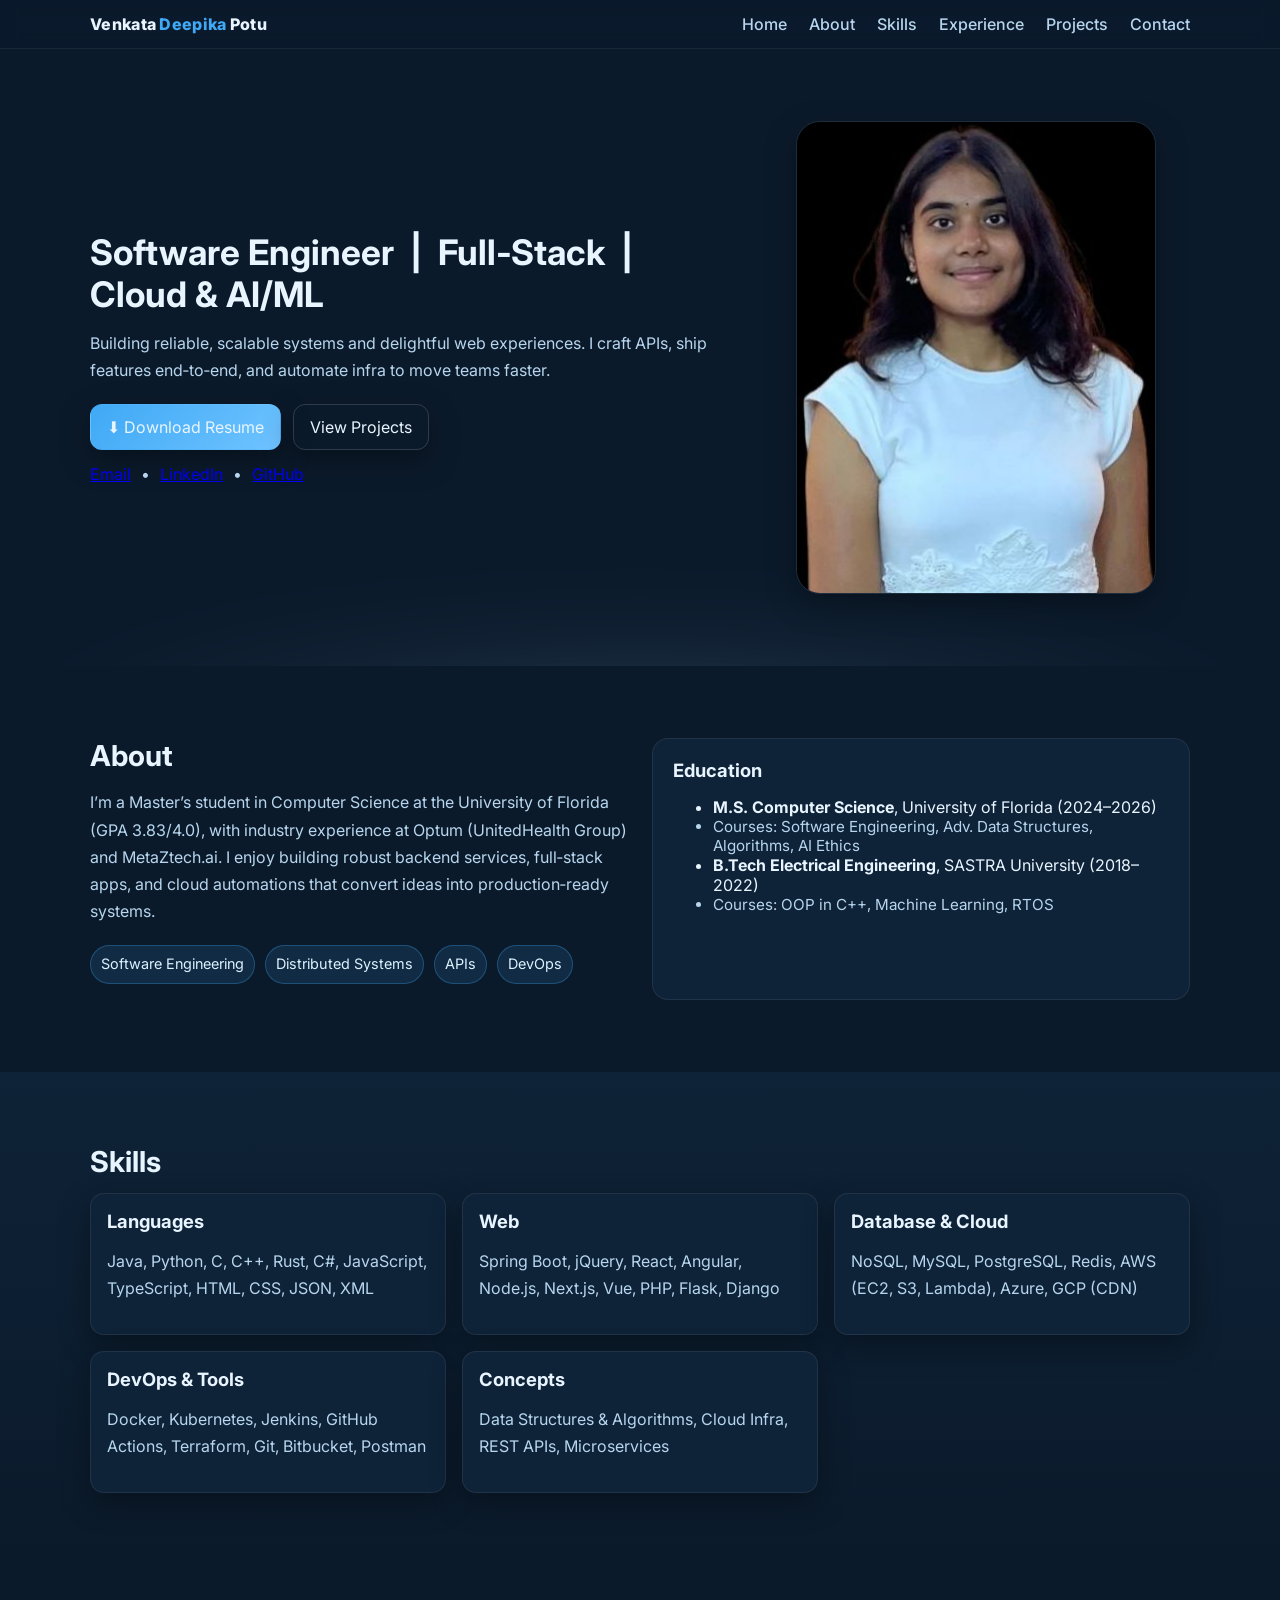
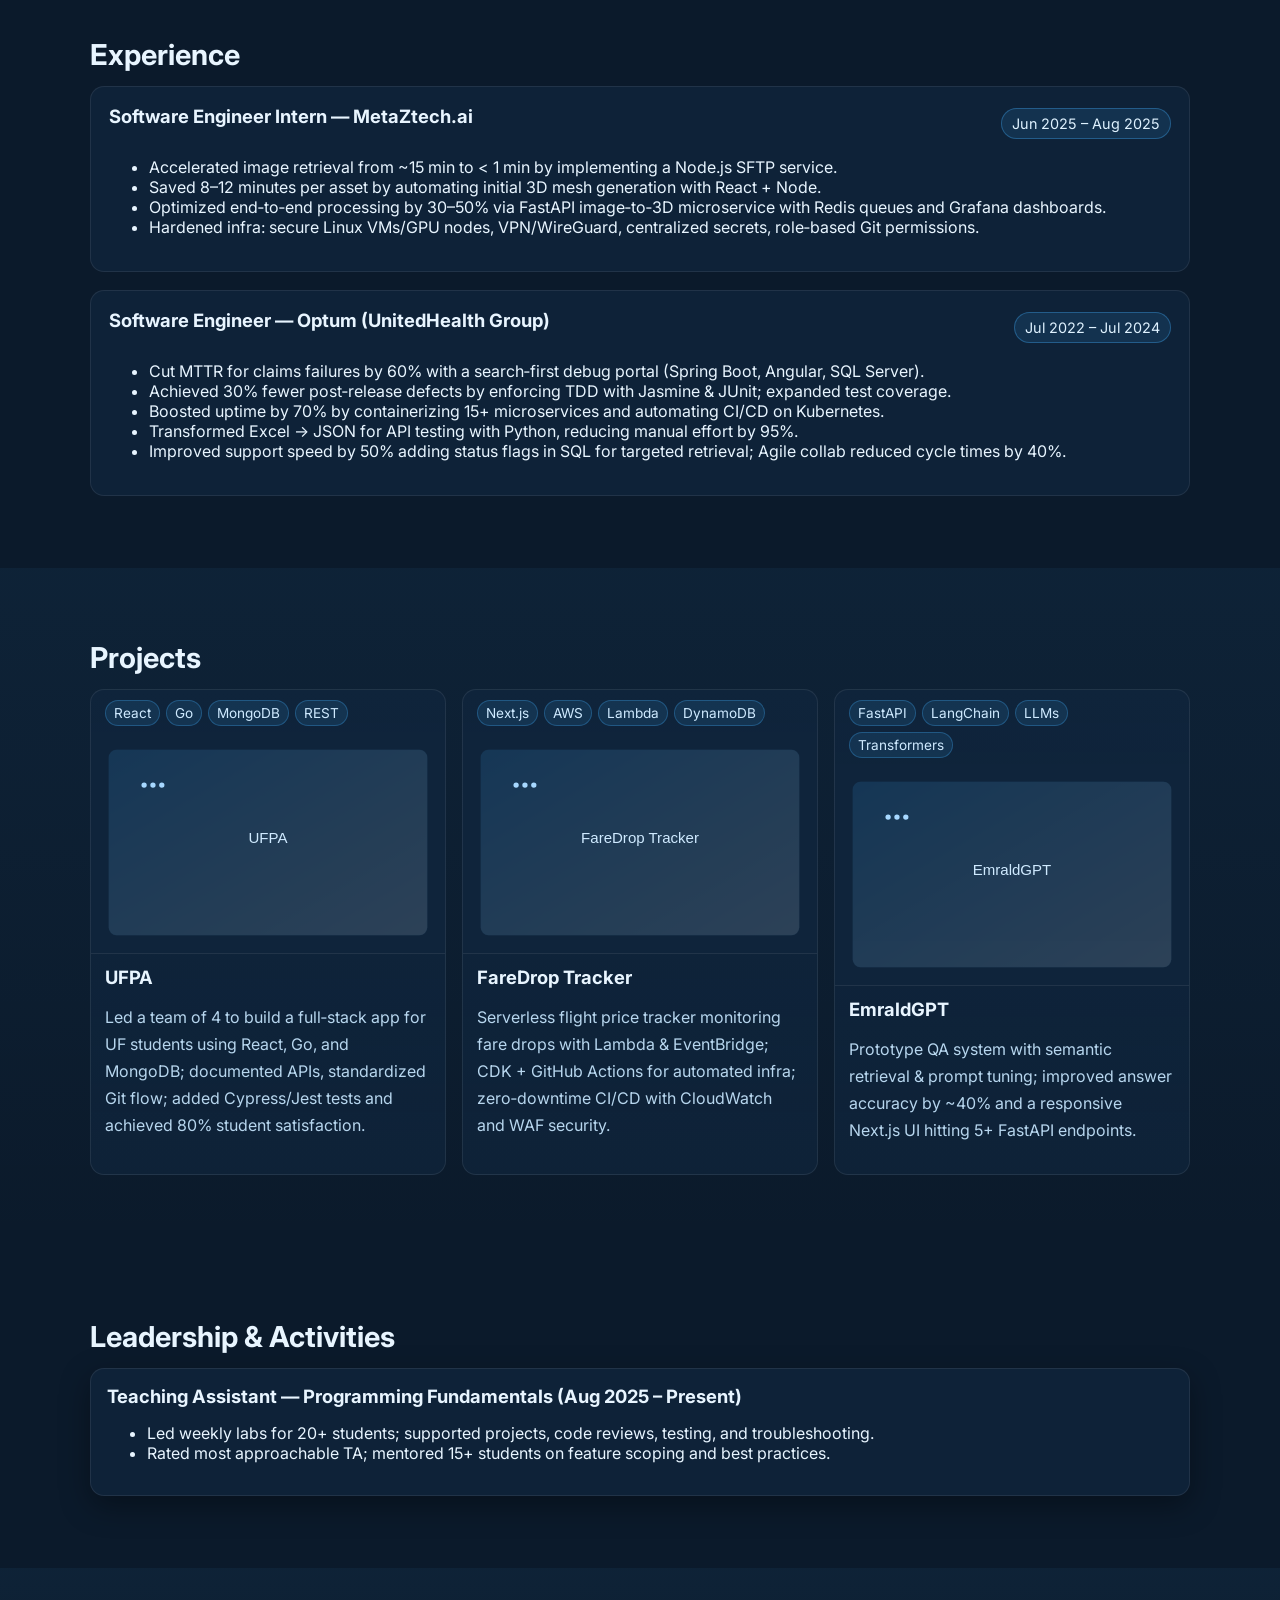
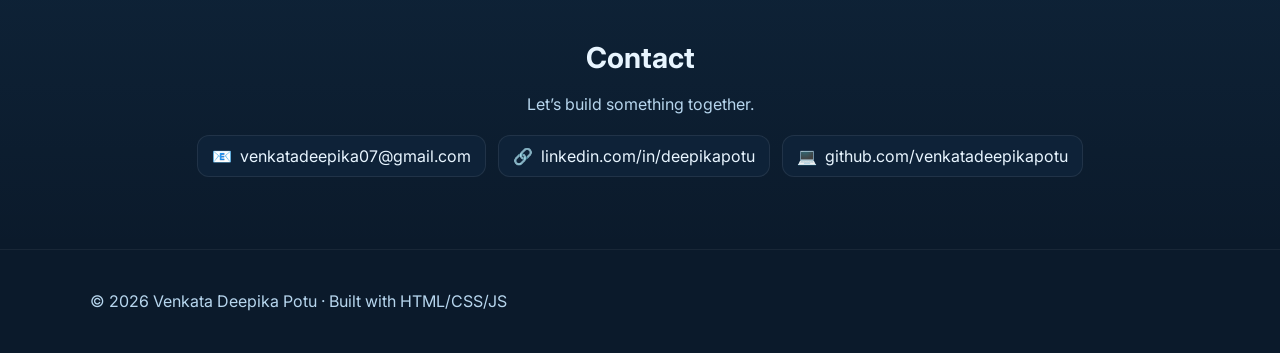
<file: index.html>
<!DOCTYPE html>
<html lang="en">
<head>
  <meta charset="UTF-8" />
  <meta name="viewport" content="width=device-width, initial-scale=1.0"/>
  <title>Venkata Deepika Potu — Portfolio</title>
  <meta name="description" content="Portfolio of Venkata Deepika Potu — Software Engineer | Full‑Stack | Cloud | AI/ML">
  <link rel="preconnect" href="https://fonts.googleapis.com">
  <link rel="preconnect" href="https://fonts.gstatic.com" crossorigin>
  <link href="https://fonts.googleapis.com/css2?family=Inter:wght@300;400;500;600;700;800&display=swap" rel="stylesheet">
  <link rel="stylesheet" href="./styles.css"/>
</head>
<body>
  <header class="site-header">
    <div class="container nav">
      <div class="brand">Venkata <span>Deepika</span> Potu</div>
      <nav>
        <a href="#home">Home</a>
        <a href="#about">About</a>
        <a href="#skills">Skills</a>
        <a href="#experience">Experience</a>
        <a href="#projects">Projects</a>
        <a href="#contact">Contact</a>
      </nav>
    </div>
  </header>

  <main>
    <!-- HERO -->
    <section id="home" class="section hero">
      <div class="container hero-grid">
        <div class="hero-text">
          <h1 class="headline">Software Engineer &nbsp;|&nbsp; Full‑Stack &nbsp;|&nbsp; Cloud & AI/ML</h1>
          <p class="subhead">
            Building reliable, scalable systems and delightful web experiences. I craft APIs, ship features end‑to‑end, and automate infra to move teams faster.
          </p>
          <div class="cta-row">
            <a class="btn btn-primary" href="./Venkata_Deepika_Potu_Resume.pdf" download>⬇ Download Resume</a>
            <a class="btn btn-outline" href="#projects">View Projects</a>
          </div>
          <div class="socials">
            <a href="mailto:venkatadeepika07@gmail.com" target="_blank" rel="noopener">Email</a>
            <span>•</span>
            <a href="https://www.linkedin.com/in/deepikapotu" target="_blank" rel="noopener">LinkedIn</a>
            <span>•</span>
            <a href="https://github.com/venkatadeepikapotu" target="_blank" rel="noopener">GitHub</a>
          </div>
        </div>
       <div class="hero-photo"><img src="./Deepika.jpeg" alt="Profile placeholder" /></div>
         <!--- <ul class="hero-highlights">
            <li>Cut image retrieval from ~15 min to &lt; 1 min via Node.js SFTP.</li>
            <li>30–50% faster pipelines with FastAPI microservice + Redis.</li>
            <li>70% uptime boost: containerized 15+ services on K8s.</li>
          </ul> -->
        </div> 
      </div>
      <div class="shine"></div>
    </section>

    <!-- ABOUT -->
    <section id="about" class="section">
      <div class="container two-col">
        <div>
          <h2>About</h2>
          <p>
            I’m a Master’s student in Computer Science at the University of Florida (GPA 3.83/4.0), with
            industry experience at Optum (UnitedHealth Group) and MetaZtech.ai. I enjoy building
            robust backend services, full‑stack apps, and cloud automations that convert ideas into
            production‑ready systems.
          </p>
          <p class="tag-row">
            <span class="tag">Software Engineering</span>
            <span class="tag">Distributed Systems</span>
            <span class="tag">APIs</span>
            <span class="tag">DevOps</span>
          </p>
        </div>
        <div class="about-card">
          <h3>Education</h3>
          <ul>
            <li><strong>M.S. Computer Science</strong>, University of Florida (2024–2026)</li>
            <li class="muted">Courses: Software Engineering, Adv. Data Structures, Algorithms, AI Ethics</li>
            <li><strong>B.Tech Electrical Engineering</strong>, SASTRA University (2018–2022)</li>
            <li class="muted">Courses: OOP in C++, Machine Learning, RTOS</li>
          </ul>
        </div>
      </div>
    </section>

    <!-- SKILLS -->
    <section id="skills" class="section alt">
      <div class="container">
        <h2>Skills</h2>
        <div class="skills-grid">
          <div class="card">
            <h3>Languages</h3>
            <p>Java, Python, C, C++, Rust, C#, JavaScript, TypeScript, HTML, CSS, JSON, XML</p>
          </div>
          <div class="card">
            <h3>Web</h3>
            <p>Spring Boot, jQuery, React, Angular, Node.js, Next.js, Vue, PHP, Flask, Django</p>
          </div>
          <div class="card">
            <h3>Database & Cloud</h3>
            <p>NoSQL, MySQL, PostgreSQL, Redis, AWS (EC2, S3, Lambda), Azure, GCP (CDN)</p>
          </div>
          <div class="card">
            <h3>DevOps & Tools</h3>
            <p>Docker, Kubernetes, Jenkins, GitHub Actions, Terraform, Git, Bitbucket, Postman</p>
          </div>
          <div class="card">
            <h3>Concepts</h3>
            <p>Data Structures & Algorithms, Cloud Infra, REST APIs, Microservices</p>
          </div>
        </div>
      </div>
    </section>

    <!-- EXPERIENCE -->
    <section id="experience" class="section">
      <div class="container">
        <h2>Experience</h2>
        <div class="timeline">

          <div class="timecard">
            <div class="timecard__head">
              <h3>Software Engineer Intern — MetaZtech.ai</h3>
              <span class="pill">Jun 2025 – Aug 2025</span>
            </div>
            <ul>
              <li>Accelerated image retrieval from ~15 min to &lt; 1 min by implementing a Node.js SFTP service.</li>
              <li>Saved 8–12 minutes per asset by automating initial 3D mesh generation with React + Node.</li>
              <li>Optimized end‑to‑end processing by 30–50% via FastAPI image‑to‑3D microservice with Redis queues and Grafana dashboards.</li>
              <li>Hardened infra: secure Linux VMs/GPU nodes, VPN/WireGuard, centralized secrets, role‑based Git permissions.</li>
            </ul>
          </div>

          <div class="timecard">
            <div class="timecard__head">
              <h3>Software Engineer — Optum (UnitedHealth Group)</h3>
              <span class="pill">Jul 2022 – Jul 2024</span>
            </div>
            <ul>
              <li>Cut MTTR for claims failures by 60% with a search‑first debug portal (Spring Boot, Angular, SQL Server).</li>
              <li>Achieved 30% fewer post‑release defects by enforcing TDD with Jasmine & JUnit; expanded test coverage.</li>
              <li>Boosted uptime by 70% by containerizing 15+ microservices and automating CI/CD on Kubernetes.</li>
              <li>Transformed Excel → JSON for API testing with Python, reducing manual effort by 95%.</li>
              <li>Improved support speed by 50% adding status flags in SQL for targeted retrieval; Agile collab reduced cycle times by 40%.</li>
            </ul>
          </div>

        </div>
      </div>
    </section>

    <!-- PROJECTS -->
    <section id="projects" class="section alt">
      <div class="container">
        <h2>Projects</h2>
        <div class="grid-cards gallery">

          <article class="project project-card">
            <div class="project-tags">
              <span>React</span><span>Go</span><span>MongoDB</span><span>REST</span>
            </div>
            <img class="thumb" src="./assets/ufpa-thumb.svg" alt="UFPA thumbnail"/>
            <h3>UFPA</h3>
            <p>Led a team of 4 to build a full‑stack app for UF students using React, Go, and MongoDB; documented APIs, standardized Git flow; added Cypress/Jest tests and achieved 80% student satisfaction.</p>
          </article>

          <article class="project project-card">
            <div class="project-tags">
              <span>Next.js</span><span>AWS</span><span>Lambda</span><span>DynamoDB</span>
            </div>
            <img class="thumb" src="./assets/faredrop-thumb.svg" alt="FareDrop Tracker thumbnail"/>
            <h3>FareDrop Tracker</h3>
            <p>Serverless flight price tracker monitoring fare drops with Lambda & EventBridge; CDK + GitHub Actions for automated infra; zero‑downtime CI/CD with CloudWatch and WAF security.</p>
          </article>

          <article class="project project-card">
            <div class="project-tags">
              <span>FastAPI</span><span>LangChain</span><span>LLMs</span><span>Transformers</span>
            </div>
            <img class="thumb" src="./assets/emraldgpt-thumb.svg" alt="EmraldGPT thumbnail"/>
            <h3>EmraldGPT</h3>
            <p>Prototype QA system with semantic retrieval & prompt tuning; improved answer accuracy by ~40% and a responsive Next.js UI hitting 5+ FastAPI endpoints.</p>
          </article>

        </div>
      </div>
    </section>

    <!-- LEADERSHIP -->
    <section class="section">
      <div class="container">
        <h2>Leadership & Activities</h2>
        <div class="card">
          <h3>Teaching Assistant — Programming Fundamentals (Aug 2025 – Present)</h3>
          <ul>
            <li>Led weekly labs for 20+ students; supported projects, code reviews, testing, and troubleshooting.</li>
            <li>Rated most approachable TA; mentored 15+ students on feature scoping and best practices.</li>
          </ul>
        </div>
      </div>
    </section>

    <!-- CONTACT -->
    <section id="contact" class="section alt">
      <div class="container contact">
        <h2>Contact</h2>
        <p>Let’s build something together.</p>
        <div class="contact-grid">
          <a class="contact-item" href="mailto:venkatadeepika07@gmail.com" target="_blank" rel="noopener">
            <span>📧</span> venkatadeepika07@gmail.com
          </a>
          <a class="contact-item" href="https://www.linkedin.com/in/deepikapotu" target="_blank" rel="noopener">
            <span>🔗</span> linkedin.com/in/deepikapotu
          </a>
          <a class="contact-item" href="https://github.com/venkatadeepikapotu" target="_blank" rel="noopener">
            <span>💻</span> github.com/venkatadeepikapotu
          </a>
        </div>
      </div>
    </section>
  </main>

  <footer class="site-footer">
    <div class="container">
      <p>© <span id="year"></span> Venkata Deepika Potu · Built with HTML/CSS/JS</p>
    </div>
  </footer>

  <script src="./script.js"></script>
</body>
</html>
</file>
<file: styles.css>
/* Light Blue Theme — inspired by ganeshkalyan.in but rebuilt as a single-page */
:root{
  --bg:#0b1a2b;
  --panel:#0f243b;
  --ink:#e8f5ff;
  --muted:#b7d6ee;
  --brand:#3fa9f5;      /* primary light blue */
  --brand-2:#a7d8ff;    /* soft blue */
  --brand-3:#dff2ff;    /* pale blue */
  --card:#0e2238;
  --ring: rgba(63,169,245,0.35);
  --shadow: 0 10px 30px rgba(0,0,0,.35);
}

*{box-sizing:border-box}
html,body{margin:0;padding:0;font-family:Inter,system-ui,-apple-system,Segoe UI,Roboto,Arial,sans-serif;background:var(--bg);color:var(--ink);scroll-behavior:smooth}
.container{width:min(1100px,92%);margin-inline:auto}

.site-header{position:sticky;top:0;z-index:50;background:rgba(11,26,43,.65);backdrop-filter:blur(8px);border-bottom:1px solid rgba(255,255,255,.06)}
.site-header .nav{display:flex;align-items:center;justify-content:space-between;padding:14px 0}
.brand{font-weight:800;letter-spacing:.3px}
.brand span{color:var(--brand)}
nav a{color:var(--muted);text-decoration:none;margin-left:18px;font-weight:500}
nav a:hover{color:var(--brand)}

.section{padding:72px 0}
.section.alt{background:linear-gradient(180deg, rgba(63,169,245,.06), rgba(10,24,40,0))}
h1,h2,h3{margin:0 0 14px}
h2{font-size:1.8rem}
h3{font-size:1.15rem}
p{color:var(--muted);line-height:1.7}

.hero{position:relative;overflow:hidden}
.hero-grid{display:grid;grid-template-columns:1.2fr .8fr;gap:28px;align-items:center}
.headline{font-size:clamp(1.6rem,3vw,2.2rem);line-height:1.2}
.subhead{margin:10px 0 20px}
.cta-row{display:flex;gap:12px;flex-wrap:wrap}
.btn{padding:12px 16px;border-radius:12px;border:1px solid rgba(255,255,255,.15);text-decoration:none;color:var(--ink);display:inline-block;box-shadow:var(--shadow)}
.btn-primary{background:linear-gradient(135deg,var(--brand),#6fc3ff);border:1px solid transparent}
.btn-primary:hover{filter:brightness(1.05)}
.btn-outline{background:transparent}
.btn-outline:hover{border-color:var(--brand);color:white}

.socials{margin-top:14px;display:flex;gap:10px;align-items:center;color:var(--muted)}
.hero-card{background:linear-gradient(180deg,#0e2238,rgba(14,34,56,.7));border:1px solid rgba(255,255,255,.08);border-radius:16px;padding:20px;box-shadow:var(--shadow)}
.badge{display:inline-block;background:rgba(63,169,245,.12);color:#cfeaff;border:1px solid rgba(63,169,245,.35);padding:6px 10px;border-radius:999px;margin-bottom:10px;font-size:.9rem}
.hero-highlights{margin:0;padding-left:18px}
.hero .shine{position:absolute;inset:auto -15% -40% -15%;height:300px;background:radial-gradient(ellipse at center,var(--brand-2),transparent 55%);filter:blur(60px);opacity:.25;pointer-events:none}

.two-col{display:grid;grid-template-columns:1fr 1fr;gap:24px}
.about-card{background:var(--card);border:1px solid rgba(255,255,255,.08);padding:20px;border-radius:16px}
.about-card .muted{color:var(--muted);font-size:.95rem}
.tag-row{margin-top:8px}
.tag{display:inline-block;background:rgba(63,169,245,.12);border:1px solid rgba(63,169,245,.3);color:#dff2ff;padding:6px 10px;border-radius:999px;margin:4px 6px 0 0;font-size:.9rem}

.skills-grid{display:grid;grid-template-columns:repeat(3,1fr);gap:16px;margin-top:12px}
.card{background:var(--card);border:1px solid rgba(255,255,255,.08);padding:16px;border-radius:14px;box-shadow:var(--shadow)}

.timeline{display:grid;gap:18px}
.timecard{background:var(--card);border:1px solid rgba(255,255,255,.08);padding:18px;border-radius:14px}
.timecard__head{display:flex;justify-content:space-between;align-items:center;gap:12px;margin-bottom:10px}
.pill{background:rgba(63,169,245,.12);border:1px solid rgba(63,169,245,.35);padding:6px 10px;border-radius:999px;font-size:.9rem;color:#dff2ff}

.grid-cards{display:grid;grid-template-columns:repeat(3,1fr);gap:16px;margin-top:10px}
.project{background:linear-gradient(180deg,#0f243b,rgba(15,36,59,.8));border:1px solid rgba(255,255,255,.08);padding:16px;border-radius:14px}
.project-tags{display:flex;flex-wrap:wrap;gap:6px;margin-bottom:6px}
.project-tags span{background:rgba(63,169,245,.12);border:1px solid rgba(63,169,245,.3);padding:4px 8px;border-radius:999px;font-size:.85rem;color:#cfeaff}

.contact{text-align:center}
.contact-grid{display:flex;flex-wrap:wrap;justify-content:center;gap:12px;margin-top:10px}
.contact-item{display:flex;gap:8px;align-items:center;background:var(--card);border:1px solid rgba(255,255,255,.08);padding:10px 14px;border-radius:12px;color:var(--ink);text-decoration:none}
.contact-item:hover{outline:2px solid var(--ring)}

.site-footer{border-top:1px solid rgba(255,255,255,.06);padding:22px 0;color:var(--muted)}

@media (max-width: 900px){
  .hero-grid{grid-template-columns:1fr}
  .two-col{grid-template-columns:1fr}
  .skills-grid{grid-template-columns:repeat(2,1fr)}
  .grid-cards{grid-template-columns:1fr 1fr}
}
@media (max-width: 600px){
  .skills-grid,.grid-cards{grid-template-columns:1fr}
}
/* reveal animation */
.will-reveal{opacity:0;transform:translateY(12px);transition:opacity .5s ease, transform .6s ease}
.reveal{opacity:1;transform:none}


/* HERO photo block */
.hero-photo{display:grid;place-items:center}
.hero-photo img{width:min(360px,90%);height:auto;border-radius:24px;border:1px solid rgba(255,255,255,.08);box-shadow:var(--shadow)}

/* Project gallery cards */
.gallery .project-card{padding:0;overflow:hidden}
.project-card .thumb{display:block;width:100%;aspect-ratio:16/10;object-fit:cover;border-bottom:1px solid rgba(255,255,255,.08)}
.project-card h3{padding:12px 14px 0}
.project-card p{padding:0 14px 14px}
.project-card .project-tags{padding:10px 14px 0}
</file>
